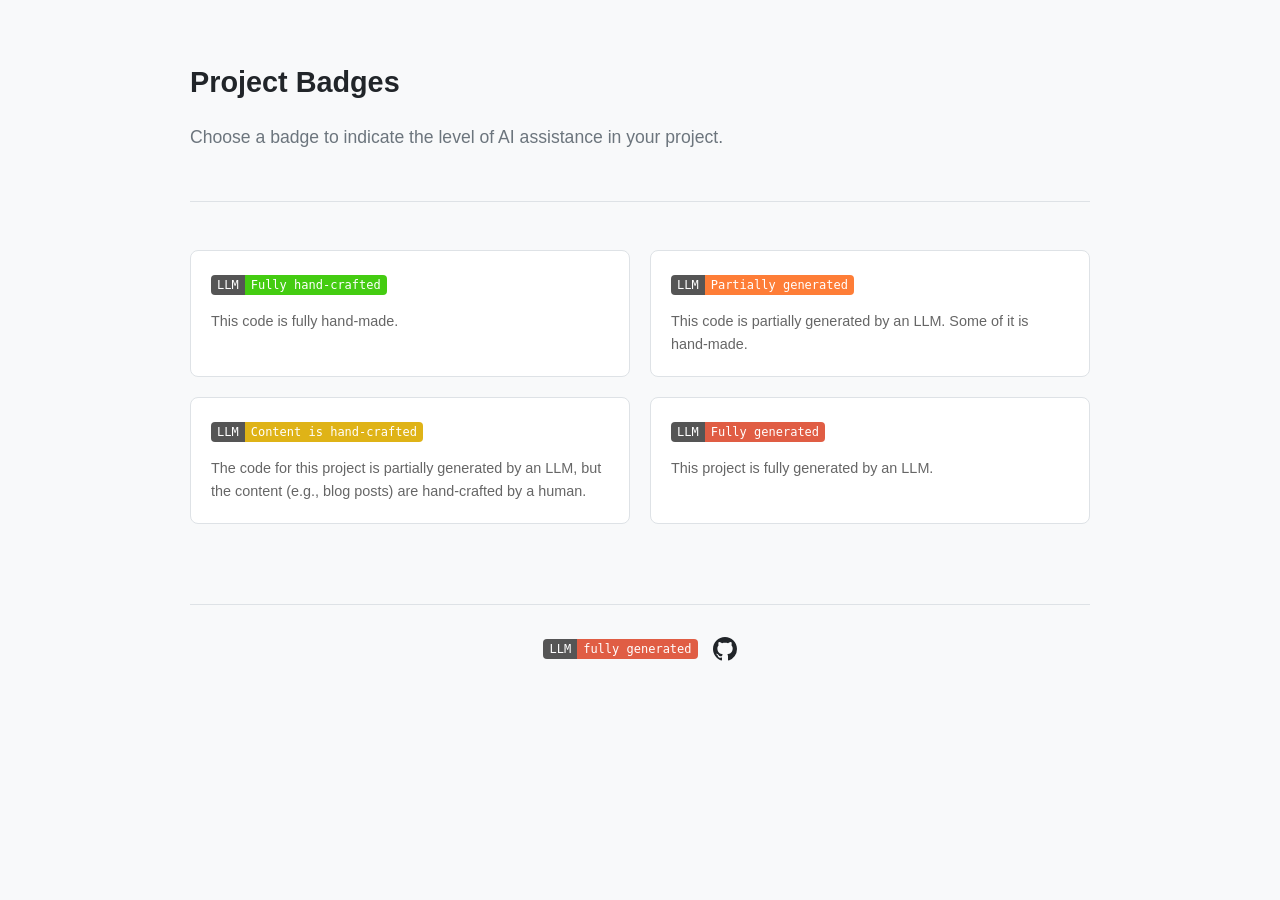
<file: index.html>
<!DOCTYPE html>
<html lang="en">
<head>
    <meta charset="UTF-8">
    <meta name="viewport" content="width=device-width, initial-scale=1.0">
    <title>Project Badges</title>
    <link rel="stylesheet" href="css/style.css">
</head>
<body>
    <header>
        <h1>Project Badges</h1>
        <p class="hero-desc">Choose a badge to indicate the level of AI assistance in your project.</p>
    </header>
    <main id="badge-list">
        <!-- Badges will be rendered here -->
    </main>
    <footer>
        <a href="badge-detail.html?id=fully-generated" class="badge red">
            <span class="badge-label">LLM</span><span class="badge-value">fully generated</span>
        </a>
        <a href="https://github.com/bollaberg/llm-badges" style="font-size: 1.5rem; color: #212529;" aria-label="GitHub Repository">
            <svg height="24" width="24" viewBox="0 0 16 16" fill="currentColor">
                <path d="M8 0C3.58 0 0 3.58 0 8c0 3.54 2.29 6.53 5.47 7.59.4.07.55-.17.55-.38 0-.19-.01-.82-.01-1.49-2.01.37-2.53-.49-2.69-.94-.09-.23-.48-.94-.82-1.13-.28-.15-.68-.52-.01-.53.63-.01 1.08.58 1.23.82.72 1.21 1.87.87 2.33.66.07-.52.28-.87.51-1.07-1.78-.2-3.64-.89-3.64-3.95 0-.87.31-1.59.82-2.15-.08-.2-.36-1.02.08-2.12 0 0 .67-.22 2.2.82.64-.18 1.32-.27 2-.27.68 0 1.36.09 2 .27 1.53-1.04 2.2-.82 2.2-.82.44 1.1.16 1.92.08 2.12.51.56.82 1.27.82 2.15 0 3.07-1.87 3.75-3.65 3.95.29.25.54.73.54 1.48 0 1.07-.01 1.93-.01 2.2 0 .21.15.46.55.38A8.013 8.013 0 0 0 16 8c0-4.42-3.58-8-8-8z"></path>
            </svg>
        </a>
    </footer>
    <script src="js/data.js"></script>
    <script src="js/main.js"></script>
</body>
</html>
</file>
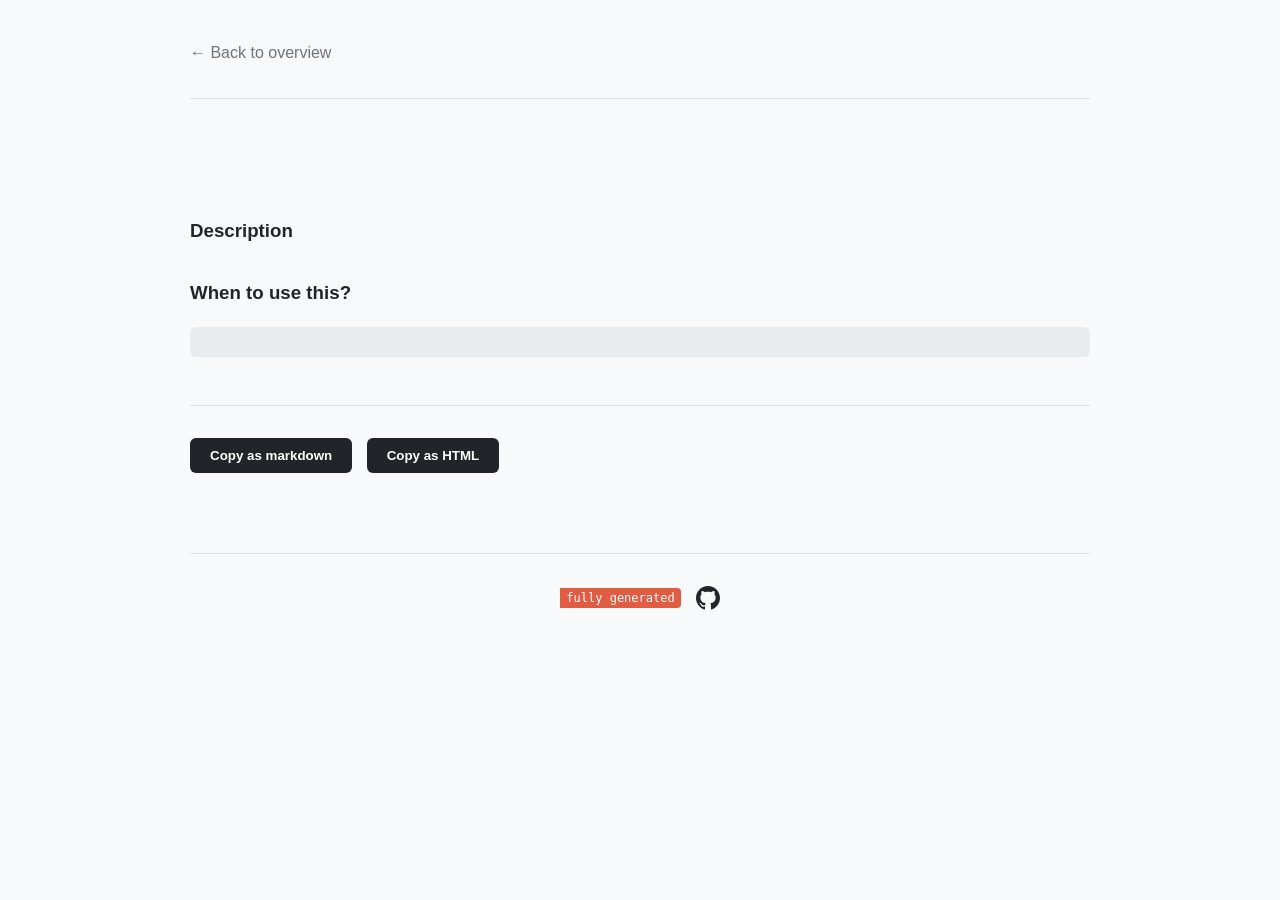
<file: badge-detail.html>
<!DOCTYPE html>
<html lang="en">
<head>
    <meta charset="UTF-8">
    <meta name="viewport" content="width=device-width, initial-scale=1.0">
    <title>Badge Details</title>
    <link rel="stylesheet" href="css/style.css">
</head>
<body>
    <header>
        <a href="index.html" style="text-decoration: none; color: #6c757d;">&larr; Back to overview</a>
    </header>
    <main id="badge-detail">
        <div style="margin-bottom: 2rem;">
            <div id="badge-preview" class="badge"></div>
            <h1 id="badge-name" style="margin: 10px 0;"></h1>
        </div>

        <section style="margin-bottom: 2rem;">
            <h3>Description</h3>
            <p id="badge-long-description" style="color: #495057;"></p>
        </section>

        <section style="margin-bottom: 2rem;">
            <h3>When to use this?</h3>
            <p id="badge-usage" style="color: #495057; background: #e9ecef; padding: 15px; border-radius: 6px;"></p>
        </section>

        <div style="margin-top: 3rem; padding-top: 2rem; border-top: 1px solid var(--border-color);">
            <button id="copy-markdown-btn" style="background: #212529; color: #fff; border: none; padding: 10px 20px; border-radius: 6px; cursor: pointer; font-weight: 600;">Copy as markdown</button>
            <button id="copy-html-btn" style="background: #212529; color: #fff; border: none; padding: 10px 20px; border-radius: 6px; cursor: pointer; font-weight: 600; margin-left: 10px;">Copy as HTML</button>
            <span id="copy-feedback" style="display: none; margin-left: 10px; color: #28a745; font-weight: 500;">&check; Copied to clipboard!</span>
        </div>
    </main>
    <footer>
        <a href="badge-detail.html?id=fully-generated" class="badge red">
            <span class="badge-value">fully generated</span>
        </a>
        <a href="https://github.com/bollaberg/llm-badges" style="font-size: 1.5rem; color: #212529;" aria-label="GitHub Repository">
            <svg height="24" width="24" viewBox="0 0 16 16" fill="currentColor">
                <path d="M8 0C3.58 0 0 3.58 0 8c0 3.54 2.29 6.53 5.47 7.59.4.07.55-.17.55-.38 0-.19-.01-.82-.01-1.49-2.01.37-2.53-.49-2.69-.94-.09-.23-.48-.94-.82-1.13-.28-.15-.68-.52-.01-.53.63-.01 1.08.58 1.23.82.72 1.21 1.87.87 2.33.66.07-.52.28-.87.51-1.07-1.78-.2-3.64-.89-3.64-3.95 0-.87.31-1.59.82-2.15-.08-.2-.36-1.02.08-2.12 0 0 .67-.22 2.2.82.64-.18 1.32-.27 2-.27.68 0 1.36.09 2 .27 1.53-1.04 2.2-.82 2.2-.82.44 1.1.16 1.92.08 2.12.51.56.82 1.27.82 2.15 0 3.07-1.87 3.75-3.65 3.95.29.25.54.73.54 1.48 0 1.07-.01 1.93-.01 2.2 0 .21.15.46.55.38A8.013 8.013 0 0 0 16 8c0-4.42-3.58-8-8-8z"></path>
            </svg>
        </a>
    </footer>
    <script src="js/data.js"></script>
    <script>
    document.addEventListener('DOMContentLoaded', () => {
        const params = new URLSearchParams(window.location.search);
        const id = params.get('id');
        const badge = badges.find(b => b.id === id);

        if (badge) {
            document.getElementById('badge-name').textContent = badge.name;
            document.getElementById('badge-long-description').textContent = badge.longDescription;
            document.getElementById('badge-usage').textContent = badge.usage;
            
            const preview = document.getElementById('badge-preview');
            preview.className = `badge ${badge.color}`;
            preview.innerHTML = `<span class="badge-label">${badge.name}</span><span class="badge-value">${badge.name}</span>`;

            const badgeUrl = `https://bollaberg.github.io/llm-badges/assets/${badge.id}.svg`;
            const projectUrl = `https://bollaberg.github.io/llm-badges/badge-detail.html?id=${badge.id}`;
            const feedback = document.getElementById('copy-feedback');

            const showFeedback = () => {
                feedback.style.display = 'inline';
                setTimeout(() => { feedback.style.display = 'none'; }, 2000);
            };

            document.getElementById('copy-markdown-btn').addEventListener('click', () => {
                const markdown = `[![${badge.name}](${badgeUrl})](${projectUrl})`;
                navigator.clipboard.writeText(markdown).then(showFeedback);
            });

            document.getElementById('copy-html-btn').addEventListener('click', () => {
                const html = `<a href="${projectUrl}"><img src="${badgeUrl}" alt="${badge.name}"></a>`;
                navigator.clipboard.writeText(html).then(showFeedback);
            });
        }
    });
    </script>

</body>
</html>
</file>
<file: css/style.css>
:root {
    --bg-color: #f8f9fa;
    --text-color: #212529;
    --card-bg: #ffffff;
    --border-color: #dee2e6;
}

body { 
    font-family: -apple-system, BlinkMacSystemFont, "Segoe UI", Roboto, "Helvetica Neue", Arial, sans-serif; 
    line-height: 1.6; 
    max-width: 900px; 
    margin: 0 auto; 
    padding: 40px 20px;
    background-color: var(--bg-color);
    color: var(--text-color);
}

header {
    margin-bottom: 3rem;
    padding-bottom: 2rem;
    border-bottom: 1px solid var(--border-color);
}

h1 { font-size: 1.8rem; margin-bottom: 0.5rem; }
.hero-desc { color: #6c757d; font-size: 1.1rem; }

#badge-list {
    display: grid;
    grid-template-columns: repeat(auto-fit, minmax(300px, 1fr));
    gap: 20px;
}

.badge-card {
    background: var(--card-bg);
    padding: 20px;
    border: 1px solid var(--border-color);
    border-radius: 8px;
    text-decoration: none;
    color: var(--text-color);
    transition: transform 0.2s, box-shadow 0.2s;
}

.badge-card:hover {
    transform: translateY(-2px);
    box-shadow: 0 4px 12px rgba(0,0,0,0.1);
}

.badge {
    display: inline-flex;
    align-items: center;
    border-radius: 4px;
    font-family: monospace;
    font-size: 12px;
    height: 20px;
    line-height: 20px;
    text-decoration: none;
    margin-bottom: 10px;
}

.badge-label { background-color: #555; color: #fff; padding: 0 6px; border-radius: 4px 0 0 4px; }
.badge-value { color: #fff; padding: 0 6px; border-radius: 0 4px 4px 0; }

.green .badge-value { background-color: #4c1; }
.orange .badge-value { background-color: #fe7d37; }
.yellow .badge-value { background-color: #dfb317; }
.red .badge-value { background-color: #e05d44; }

footer {
    margin-top: 5rem;
    padding-top: 2rem;
    border-top: 1px solid var(--border-color);
    text-align: center;
    display: flex;
    justify-content: center;
    align-items: center;
    gap: 15px;
}

footer a {
    text-decoration: none;
    display: inline-flex;
    align-items: center;
    vertical-align: middle;
}

.badge {
    display: inline-flex;
    align-items: center;
    border-radius: 4px;
    font-family: monospace;
    font-size: 12px;
    height: 20px;
    line-height: 20px;
    text-decoration: none;
    margin-bottom: 10px;
}

footer .badge {
    margin-bottom: 0;
}
</file>
